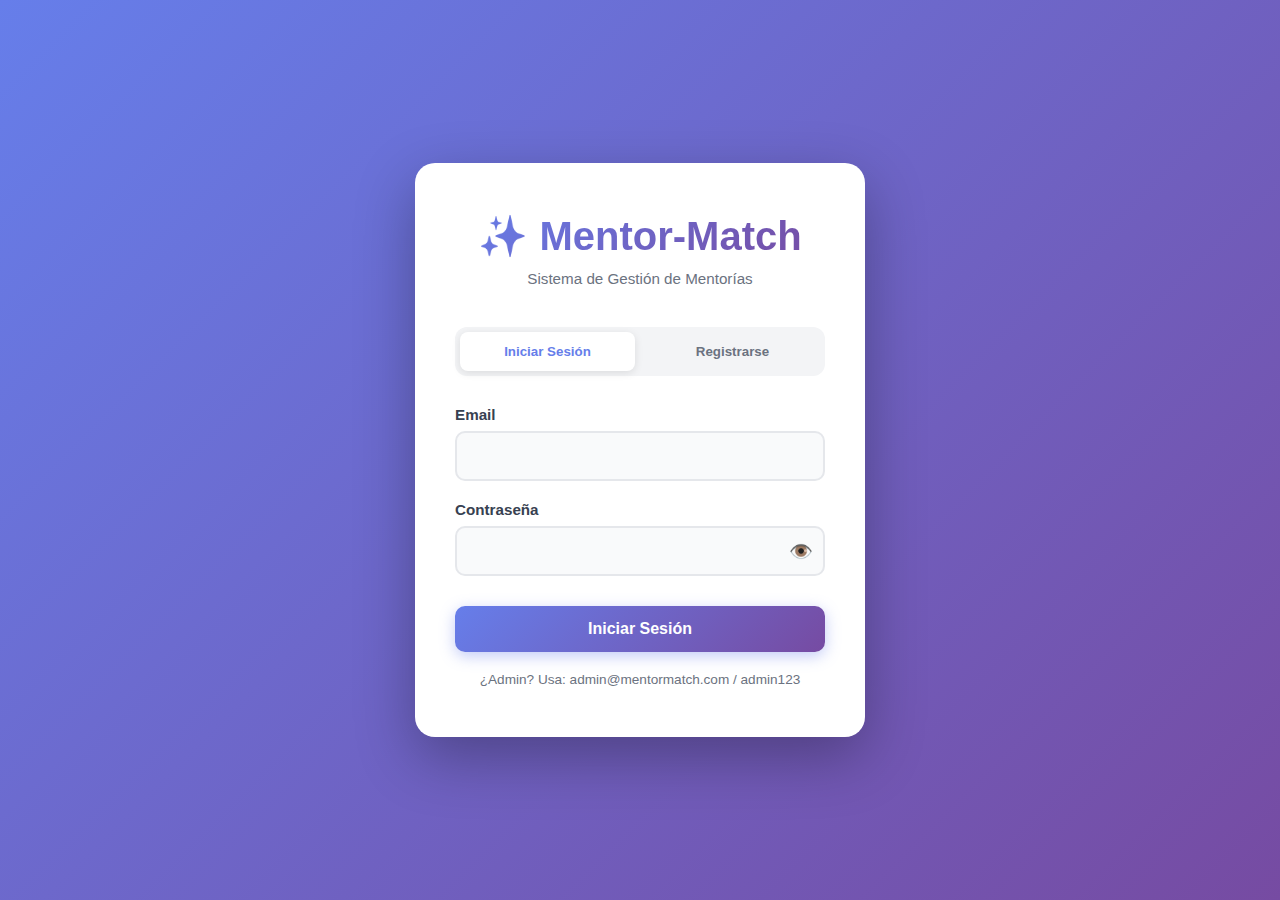
<file: login.html>
<!DOCTYPE html>
<html lang="es">
<head>
    <meta charset="UTF-8">
    <meta name="viewport" content="width=device-width, initial-scale=1.0">
    <title>Login - Mentor-Match</title>
    <style>
        * {
            margin: 0;
            padding: 0;
            box-sizing: border-box;
        }

        body {
            font-family: 'Inter', -apple-system, BlinkMacSystemFont, 'Segoe UI', Roboto, sans-serif;
            background: linear-gradient(135deg, #667eea 0%, #764ba2 100%);
            min-height: 100vh;
            display: flex;
            align-items: center;
            justify-content: center;
            padding: 20px;
        }

        .login-container {
            background: white;
            border-radius: 20px;
            box-shadow: 0 20px 60px rgba(0, 0, 0, 0.3);
            width: 100%;
            max-width: 450px;
            padding: 50px 40px;
            animation: slideUp 0.5s ease-out;
        }

        @keyframes slideUp {
            from {
                opacity: 0;
                transform: translateY(30px);
            }
            to {
                opacity: 1;
                transform: translateY(0);
            }
        }

        .logo {
            text-align: center;
            margin-bottom: 40px;
        }

        .logo h1 {
            font-size: 2.5rem;
            background: linear-gradient(135deg, #667eea 0%, #764ba2 100%);
            -webkit-background-clip: text;
            -webkit-text-fill-color: transparent;
            background-clip: text;
            margin-bottom: 10px;
        }

        .logo p {
            color: #6b7280;
            font-size: 0.95rem;
        }

        .tabs {
            display: flex;
            gap: 10px;
            margin-bottom: 30px;
            background: #f3f4f6;
            padding: 5px;
            border-radius: 12px;
        }

        .tab-btn {
            flex: 1;
            padding: 12px;
            border: none;
            background: transparent;
            border-radius: 8px;
            font-weight: 600;
            cursor: pointer;
            transition: all 0.3s;
            color: #6b7280;
        }

        .tab-btn.active {
            background: white;
            color: #667eea;
            box-shadow: 0 2px 8px rgba(0, 0, 0, 0.1);
        }

        .form-group {
            margin-bottom: 20px;
        }

        .form-group label {
            display: block;
            margin-bottom: 8px;
            font-weight: 600;
            color: #374151;
            font-size: 0.95rem;
        }

        .form-group input {
            width: 100%;
            padding: 14px 16px;
            border: 2px solid #e5e7eb;
            border-radius: 10px;
            font-size: 1rem;
            transition: all 0.3s;
            background: #f9fafb;
        }

        .form-group input:focus {
            outline: none;
            border-color: #667eea;
            background: white;
            box-shadow: 0 0 0 4px rgba(102, 126, 234, 0.1);
        }

        .btn {
            width: 100%;
            padding: 14px;
            border: none;
            border-radius: 10px;
            font-weight: 700;
            font-size: 1rem;
            cursor: pointer;
            transition: all 0.3s;
            margin-top: 10px;
        }

        .btn-primary {
            background: linear-gradient(135deg, #667eea 0%, #764ba2 100%);
            color: white;
            box-shadow: 0 4px 15px rgba(102, 126, 234, 0.4);
        }

        .btn-primary:hover {
            transform: translateY(-2px);
            box-shadow: 0 6px 20px rgba(102, 126, 234, 0.5);
        }

        .btn-primary:disabled {
            background: #9ca3af;
            cursor: not-allowed;
            transform: none;
        }

        .alert {
            padding: 12px 16px;
            border-radius: 10px;
            margin-bottom: 20px;
            font-size: 0.9rem;
            display: none;
        }

        .alert.error {
            background: #fee2e2;
            color: #991b1b;
            border-left: 4px solid #ef4444;
        }

        .alert.success {
            background: #d1fae5;
            color: #065f46;
            border-left: 4px solid #10b981;
        }

        .tab-content {
            display: none;
        }

        .tab-content.active {
            display: block;
            animation: fadeIn 0.3s ease-in;
        }

        @keyframes fadeIn {
            from { opacity: 0; }
            to { opacity: 1; }
        }

        .divider {
            text-align: center;
            margin: 25px 0;
            color: #9ca3af;
            font-size: 0.9rem;
        }

        .footer-text {
            text-align: center;
            margin-top: 20px;
            color: #6b7280;
            font-size: 0.85rem;
        }

        .password-toggle {
            position: relative;
        }

        .password-toggle button {
            position: absolute;
            right: 12px;
            top: 50%;
            transform: translateY(-50%);
            background: none;
            border: none;
            cursor: pointer;
            color: #6b7280;
            font-size: 1.2rem;
        }
    </style>
</head>
<body>
    <div class="login-container">
        <div class="logo">
            <h1>✨ Mentor-Match</h1>
            <p>Sistema de Gestión de Mentorías</p>
        </div>

        <div class="tabs">
            <button class="tab-btn active" data-tab="login">Iniciar Sesión</button>
            <button class="tab-btn" data-tab="register">Registrarse</button>
        </div>

        <div id="alert" class="alert"></div>

        <!-- Login Form -->
        <div id="login" class="tab-content active">
            <form id="form-login">
                <div class="form-group">
                    <label>Email</label>
                    <input type="email" name="email" required>
                </div>

                <div class="form-group">
                    <label>Contraseña</label>
                    <div class="password-toggle">
                        <input type="password" name="password" id="login-password" required>
                        <button type="button" onclick="togglePassword('login-password')">👁️</button>
                    </div>
                </div>

                <button type="submit" class="btn btn-primary">Iniciar Sesión</button>
            </form>

            <div class="footer-text">
                ¿Admin? Usa: admin@mentormatch.com / admin123
            </div>
        </div>

        <!-- Register Form -->
        <div id="register" class="tab-content">
            <form id="form-register">
                <div class="form-group">
                    <label>Nombre Completo</label>
                    <input type="text" name="nombre" required>
                </div>

                <div class="form-group">
                    <label>Email</label>
                    <input type="email" name="email" required>
                </div>

                <div class="form-group">
                    <label>Contraseña</label>
                    <div class="password-toggle">
                        <input type="password" name="password" id="register-password" minlength="6" required>
                        <button type="button" onclick="togglePassword('register-password')">👁️</button>
                    </div>
                </div>

                <div class="form-group">
                    <label>Confirmar Contraseña</label>
                    <div class="password-toggle">
                        <input type="password" name="confirm-password" id="confirm-password" minlength="6" required>
                        <button type="button" onclick="togglePassword('confirm-password')">👁️</button>
                    </div>
                </div>

                <button type="submit" class="btn btn-primary">Crear Cuenta</button>
            </form>

            <div class="footer-text">
                Te registrarás como Aprendiz
            </div>
        </div>
    </div>

    <script>
        // Detectar ruta base
        const BASE_PATH = window.location.pathname.substring(0, window.location.pathname.lastIndexOf('/'));
        const AUTH_URL = window.location.origin + BASE_PATH + '/php/auth.php';

        // Tabs
        document.querySelectorAll('.tab-btn').forEach(btn => {
            btn.addEventListener('click', () => {
                document.querySelectorAll('.tab-btn').forEach(b => b.classList.remove('active'));
                btn.classList.add('active');

                document.querySelectorAll('.tab-content').forEach(c => c.classList.remove('active'));
                document.getElementById(btn.dataset.tab).classList.add('active');

                hideAlert();
            });
        });

        // Toggle password visibility
        function togglePassword(inputId) {
            const input = document.getElementById(inputId);
            input.type = input.type === 'password' ? 'text' : 'password';
        }

        // Show alert
        function showAlert(message, type = 'error') {
            const alert = document.getElementById('alert');
            alert.textContent = message;
            alert.className = `alert ${type}`;
            alert.style.display = 'block';

            if (type === 'success') {
                setTimeout(() => hideAlert(), 3000);
            }
        }

        function hideAlert() {
            document.getElementById('alert').style.display = 'none';
        }

        // Login
        document.getElementById('form-login').addEventListener('submit', async (e) => {
            e.preventDefault();
            hideAlert();

            const formData = new FormData(e.target);
            const data = {
                email: formData.get('email'),
                password: formData.get('password')
            };

            try {
                const response = await fetch(`${AUTH_URL}?action=login`, {
                    method: 'POST',
                    headers: { 'Content-Type': 'application/json' },
                    body: JSON.stringify(data)
                });

                const result = await response.json();

                if (response.ok) {
                    showAlert('¡Inicio de sesión exitoso!', 'success');
                    setTimeout(() => {
                        window.location.href = 'index.html';
                    }, 1000);
                } else {
                    showAlert(result.error || 'Error al iniciar sesión');
                }
            } catch (error) {
                showAlert('Error de conexión con el servidor');
                console.error(error);
            }
        });

        // Register
        document.getElementById('form-register').addEventListener('submit', async (e) => {
            e.preventDefault();
            hideAlert();

            const formData = new FormData(e.target);
            const password = formData.get('password');
            const confirmPassword = formData.get('confirm-password');

            if (password !== confirmPassword) {
                showAlert('Las contraseñas no coinciden');
                return;
            }

            const data = {
                nombre: formData.get('nombre'),
                email: formData.get('email'),
                password: password,
                rol: 'aprendiz'
            };

            try {
                const response = await fetch(`${AUTH_URL}?action=register`, {
                    method: 'POST',
                    headers: { 'Content-Type': 'application/json' },
                    body: JSON.stringify(data)
                });

                const result = await response.json();

                if (response.ok) {
                    showAlert('¡Cuenta creada exitosamente! Ahora puedes iniciar sesión.', 'success');
                    setTimeout(() => {
                        document.querySelector('[data-tab="login"]').click();
                        e.target.reset();
                    }, 2000);
                } else {
                    showAlert(result.error || 'Error al crear cuenta');
                }
            } catch (error) {
                showAlert('Error de conexión con el servidor');
                console.error(error);
            }
        });
    </script>
</body>
</html>
</file>
